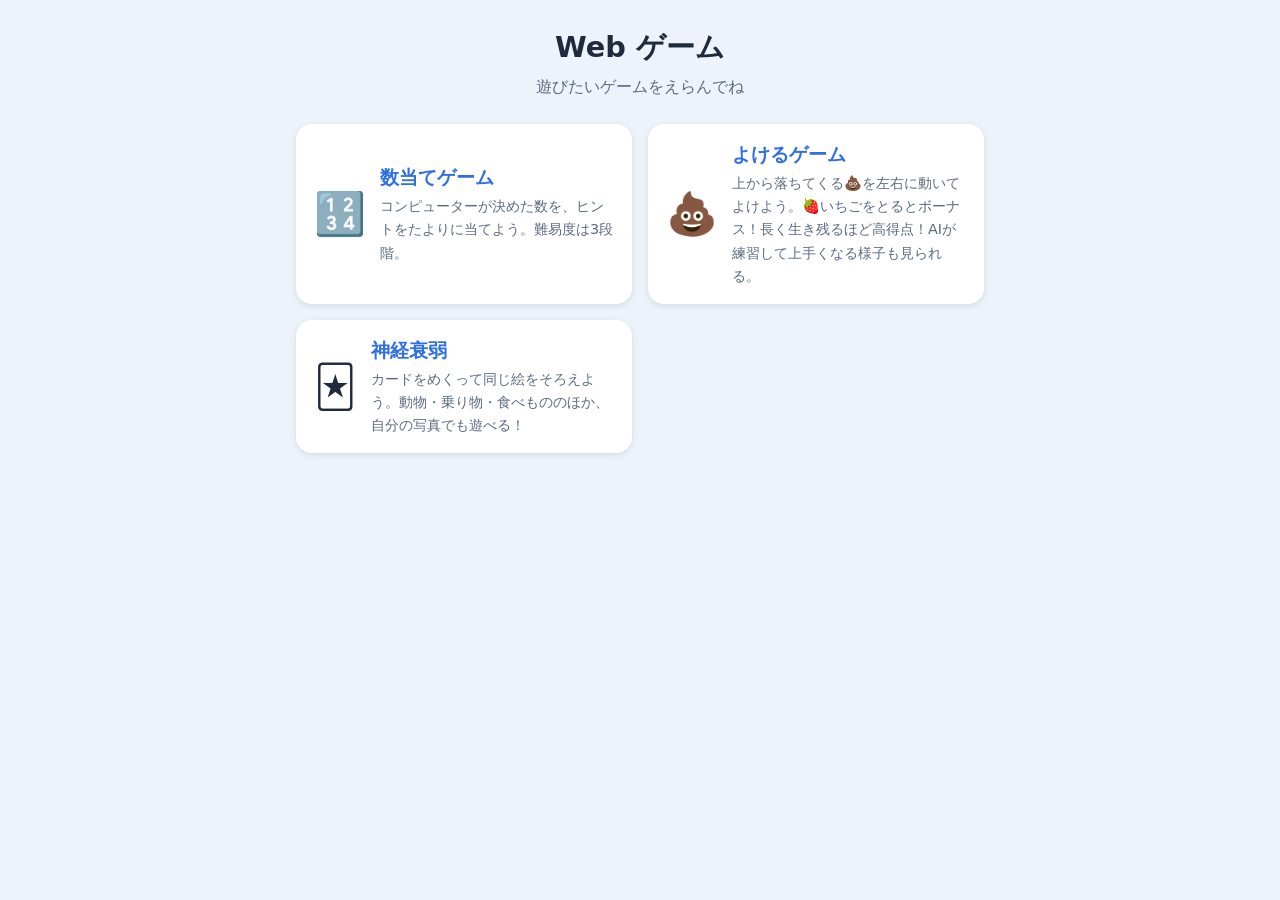
<file: index.html>
<!DOCTYPE html>
<html lang="ja">
<head>
  <meta charset="UTF-8">
  <!-- スマホの画面幅に合わせて表示するための設定 -->
  <meta name="viewport" content="width=device-width, initial-scale=1">
  <title>Web ゲーム</title>
  <link rel="stylesheet" href="style.css">
</head>
<body>
  <main class="page">
    <h1>Web ゲーム</h1>
    <p class="lead">遊びたいゲームをえらんでね</p>

    <!-- ここに games.js のリストからゲームのカードが入る -->
    <ul id="game-list" class="game-list"></ul>
  </main>

  <!-- 先にゲームのリスト、次にそれを画面に並べるプログラムを読みこむ -->
  <script src="games.js"></script>
  <script src="script.js"></script>
</body>
</html>
</file>
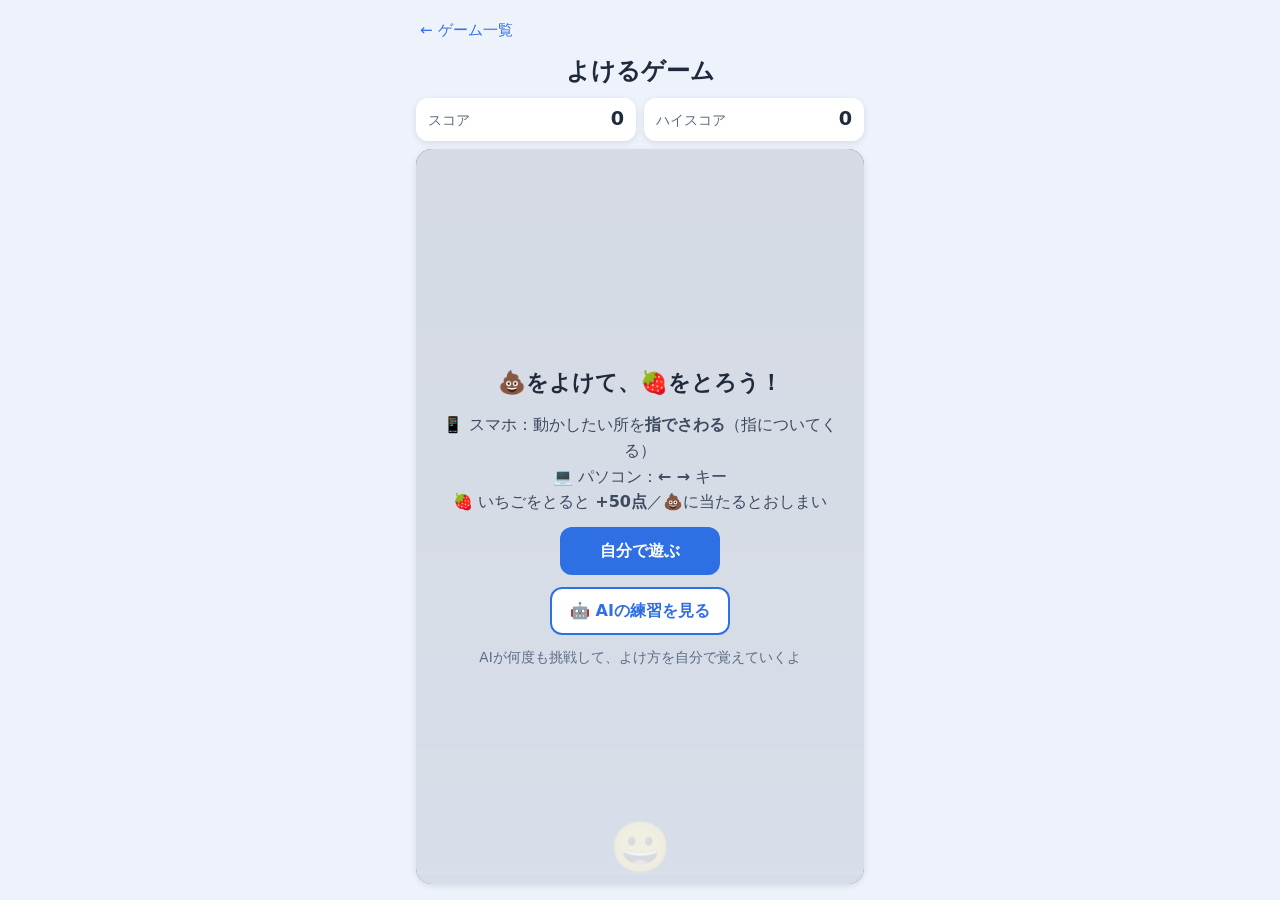
<file: dodge/index.html>
<!DOCTYPE html>
<html lang="ja">
<head>
  <meta charset="UTF-8">
  <!-- スマホの画面幅に合わせて表示し、指で拡大・縮小されないようにする設定 -->
  <meta name="viewport" content="width=device-width, initial-scale=1, maximum-scale=1, user-scalable=no">
  <title>よけるゲーム</title>
  <link rel="stylesheet" href="style.css">
</head>
<body>
  <main class="card">
    <!-- 一覧ページに戻るリンク。「../」は「1つ上のフォルダ」という意味 -->
    <a class="home-link" href="../index.html">← ゲーム一覧</a>
    <h1>よけるゲーム</h1>

    <!-- 今のスコアとハイスコア（人間が遊ぶときだけ表示） -->
    <dl class="status" id="status">
      <div><dt>スコア</dt><dd id="score">0</dd></div>
      <div><dt>ハイスコア</dt><dd id="high-score">0</dd></div>
    </dl>

    <!-- ゲーム画面。canvas（キャンバス）は JavaScript で絵を描ける「板」 -->
    <div class="stage" id="stage">
      <canvas id="game" aria-label="ゲーム画面"></canvas>

      <!-- ① スタート画面（ゲーム画面の上に重ねて表示） -->
      <section class="overlay" id="screen-start">
        <p class="overlay-title">💩をよけて、🍓をとろう！</p>
        <ul class="howto">
          <li>📱 スマホ：動かしたい所を<strong>指でさわる</strong>（指についてくる）</li>
          <li>💻 パソコン：<strong>← →</strong> キー</li>
          <li>🍓 いちごをとると <strong>+50点</strong>／💩に当たるとおしまい</li>
        </ul>
        <button type="button" class="primary" id="start-button">自分で遊ぶ</button>
        <button type="button" class="secondary" id="ai-button">🤖 AIの練習を見る</button>
        <p class="ai-note" id="ai-note">AIが何度も挑戦して、よけ方を自分で覚えていくよ</p>
      </section>

      <!-- ② ゲームオーバー画面（最初はかくしておく） -->
      <section class="overlay" id="screen-over" hidden>
        <p class="overlay-title">ゲームオーバー</p>
        <p class="final-score">スコア <span id="final-score">0</span></p>
        <p id="new-record" class="new-record" hidden>🎉 ハイスコア更新！</p>
        <button type="button" class="primary" id="retry-button">もう一回</button>
      </section>

      <!-- ③ 一時停止画面（最初はかくしておく）。画面全体がボタンになっていて、どこをタップしても再開する -->
      <button type="button" class="overlay pause-overlay" id="screen-pause" hidden>
        <span class="overlay-title">一時停止中</span>
        <span class="pause-hint">タップで再開</span>
      </button>
    </div>

    <!-- AIパネル（AIモードのときだけ表示） -->
    <section class="ai-panel" id="ai-panel" hidden>
      <!-- 早送りボタン。aria-pressed="true" が今選ばれているボタン -->
      <div class="speed-buttons" role="group" aria-label="早送り">
        <button type="button" data-speed="1" aria-pressed="true">×1</button>
        <button type="button" data-speed="10" aria-pressed="false">×10</button>
        <button type="button" data-speed="100" aria-pressed="false">×100</button>
        <button type="button" data-speed="max" aria-pressed="false">最速</button>
      </div>

      <!-- 練習の記録 -->
      <dl class="ai-stats">
        <div><dt>練習</dt><dd><span id="ai-episodes">0</span>回</dd></div>
        <div><dt>今回</dt><dd id="ai-score">0</dd></div>
        <div><dt>最高</dt><dd id="ai-best">0</dd></div>
        <div class="wide"><dt>直近20回の平均</dt><dd id="ai-average">0</dd></div>
        <div class="wide"><dt>冒険する確率（ε）</dt><dd id="ai-epsilon">100%</dd></div>
      </dl>

      <!-- 成長グラフ -->
      <div class="chart-box">
        <canvas id="ai-chart" aria-label="練習スコアの移り変わりのグラフ"></canvas>
      </div>

      <!-- 本番モードの記録（練習のグラフとは別） -->
      <dl class="ai-stats test-stats" id="ai-test-stats">
        <div class="test-title"><dt>本番</dt><dd><span id="ai-test-count">0</span>回</dd></div>
        <div><dt>最新</dt><dd id="ai-test-last">-</dd></div>
        <div><dt>最高</dt><dd id="ai-test-best">-</dd></div>
        <div><dt>平均</dt><dd id="ai-test-average">-</dd></div>
      </dl>

      <div class="ai-actions">
        <button type="button" class="test-button" id="ai-test-button" aria-pressed="false">本番モード</button>
        <button type="button" id="ai-save-button">保存</button>
        <button type="button" id="ai-reset-button">学習をリセット</button>
        <button type="button" id="ai-quit-button">やめる</button>
      </div>
      <!-- 「保存しました」などのお知らせ。aria-live は読み上げソフトにも知らせる設定 -->
      <p class="ai-message" id="ai-message" aria-live="polite"></p>
    </section>
  </main>

  <!-- ai.js（AIの頭脳）を先に読みこんで、script.js（ゲーム本体）から使えるようにする -->
  <script src="ai.js"></script>
  <script src="script.js"></script>
</body>
</html>
</file>
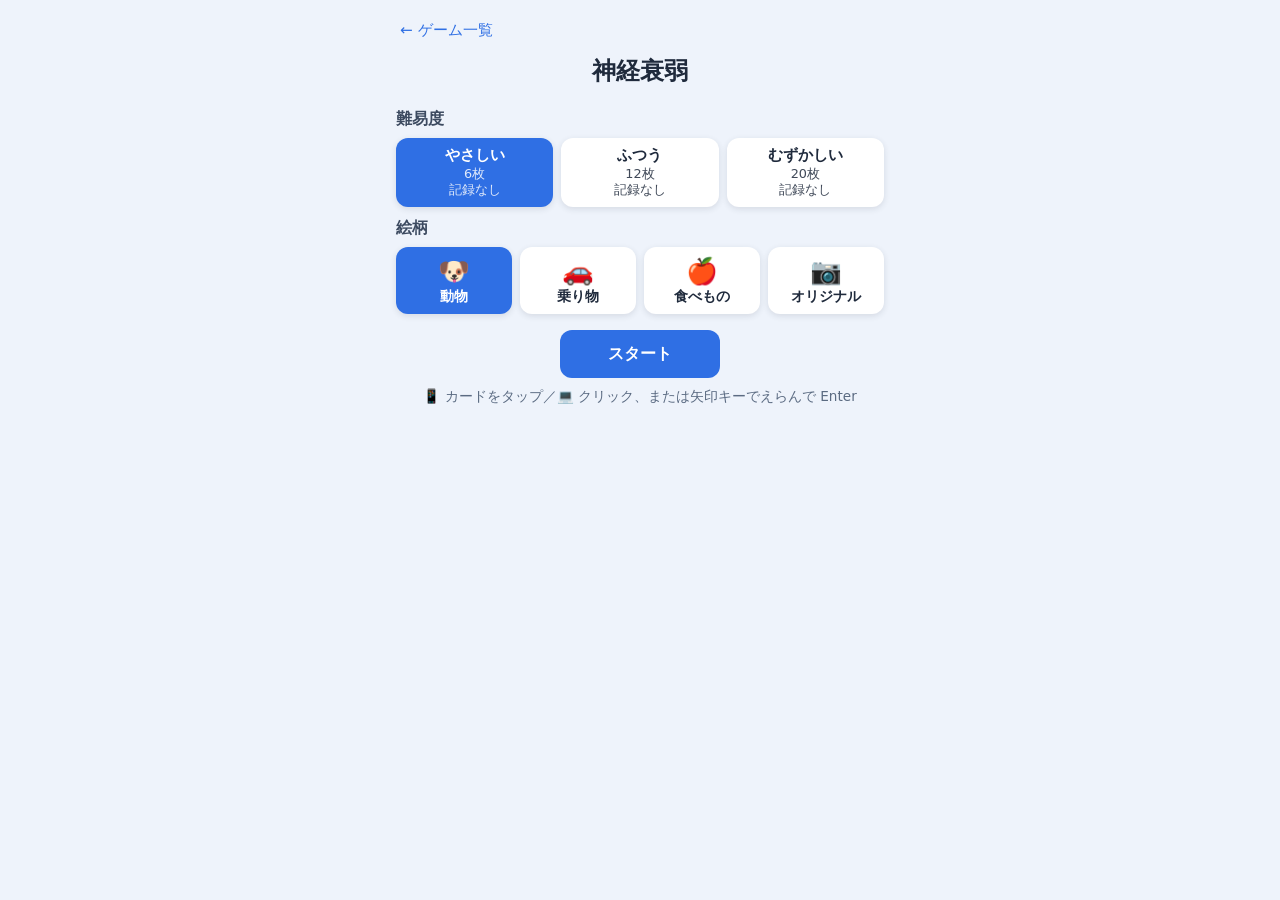
<file: memory/index.html>
<!DOCTYPE html>
<html lang="ja">
<head>
  <meta charset="UTF-8">
  <!-- スマホの画面幅に合わせて表示するための設定 -->
  <meta name="viewport" content="width=device-width, initial-scale=1">
  <title>神経衰弱</title>
  <link rel="stylesheet" href="style.css">
</head>
<body>
  <main class="card">
    <!-- 一覧ページに戻るリンク。「../」は「1つ上のフォルダ」という意味 -->
    <a class="home-link" href="../index.html">← ゲーム一覧</a>
    <h1>神経衰弱</h1>

    <!-- ① 難易度とテーマをえらぶ画面 -->
    <section id="screen-select" class="screen screen-select">
      <h2 class="section-title">難易度</h2>
      <!-- data-level の値で、どの難易度のボタンかを JavaScript が見分ける -->
      <div class="choice-list" id="level-list">
        <button type="button" class="choice" data-level="easy" aria-pressed="true">
          <span class="choice-name">やさしい</span>
          <span class="choice-sub">6枚</span>
          <span class="choice-best" data-best="easy">記録なし</span>
        </button>
        <button type="button" class="choice" data-level="normal" aria-pressed="false">
          <span class="choice-name">ふつう</span>
          <span class="choice-sub">12枚</span>
          <span class="choice-best" data-best="normal">記録なし</span>
        </button>
        <button type="button" class="choice" data-level="hard" aria-pressed="false">
          <span class="choice-name">むずかしい</span>
          <span class="choice-sub">20枚</span>
          <span class="choice-best" data-best="hard">記録なし</span>
        </button>
      </div>

      <h2 class="section-title">絵柄</h2>
      <div class="choice-list theme-list" id="theme-list">
        <button type="button" class="choice" data-theme="animal" aria-pressed="true">
          <span class="choice-icon" aria-hidden="true">🐶</span>
          <span class="choice-name">動物</span>
        </button>
        <button type="button" class="choice" data-theme="vehicle" aria-pressed="false">
          <span class="choice-icon" aria-hidden="true">🚗</span>
          <span class="choice-name">乗り物</span>
        </button>
        <button type="button" class="choice" data-theme="food" aria-pressed="false">
          <span class="choice-icon" aria-hidden="true">🍎</span>
          <span class="choice-name">食べもの</span>
        </button>
        <button type="button" class="choice" data-theme="original" aria-pressed="false">
          <span class="choice-icon" aria-hidden="true">📷</span>
          <span class="choice-name">オリジナル</span>
        </button>
      </div>

      <!-- オリジナルを選んだときだけ出す、写真えらびの場所 -->
      <div class="photo-panel" id="photo-panel" hidden>
        <!-- 本物のファイル選択は見えなくして、label をボタンのように見せる -->
        <label class="photo-add">
          ＋ 写真をえらぶ
          <input type="file" id="photo-input" accept="image/*" multiple>
        </label>
        <p class="photo-count" id="photo-count" aria-live="polite"></p>
        <ul class="photo-list" id="photo-list"></ul>
        <button type="button" class="text-button" id="photo-clear" hidden>写真をぜんぶ消す</button>
        <p class="photo-note">写真はこのブラウザの中だけに保存されます。どこにも送られません。</p>
      </div>

      <button type="button" class="primary start-button" id="start-button">スタート</button>
      <p class="howto">📱 カードをタップ／💻 クリック、または矢印キーでえらんで Enter</p>
    </section>

    <!-- ② あそぶ画面（最初はかくしておく） -->
    <section id="screen-play" class="screen screen-play" hidden>
      <dl class="status">
        <div><dt>間違い</dt><dd id="miss">0</dd></div>
        <div><dt>そろった</dt><dd id="pairs">0/3</dd></div>
        <div><dt>ベスト</dt><dd id="best">-</dd></div>
      </dl>
      <!-- ここに JavaScript がカードを並べる -->
      <div class="board-area" id="board-area">
        <div class="board" id="board"></div>
      </div>
      <button type="button" class="text-button quit-button" id="quit-button">やめる</button>
    </section>

    <!-- ③ クリア画面（最初はかくしておく） -->
    <section id="screen-clear" class="screen screen-clear" hidden>
      <p class="clear-title">🎉 クリア！</p>
      <p class="final-score">間違い <span id="final-miss">0</span> 回</p>
      <p id="new-record" class="new-record" hidden>ハイスコア更新！</p>
      <button type="button" class="primary" id="retry-button">もう一回</button>
      <button type="button" class="secondary" id="back-button">難易度・絵柄をえらぶ</button>
    </section>
  </main>

  <script src="script.js"></script>
</body>
</html>
</file>
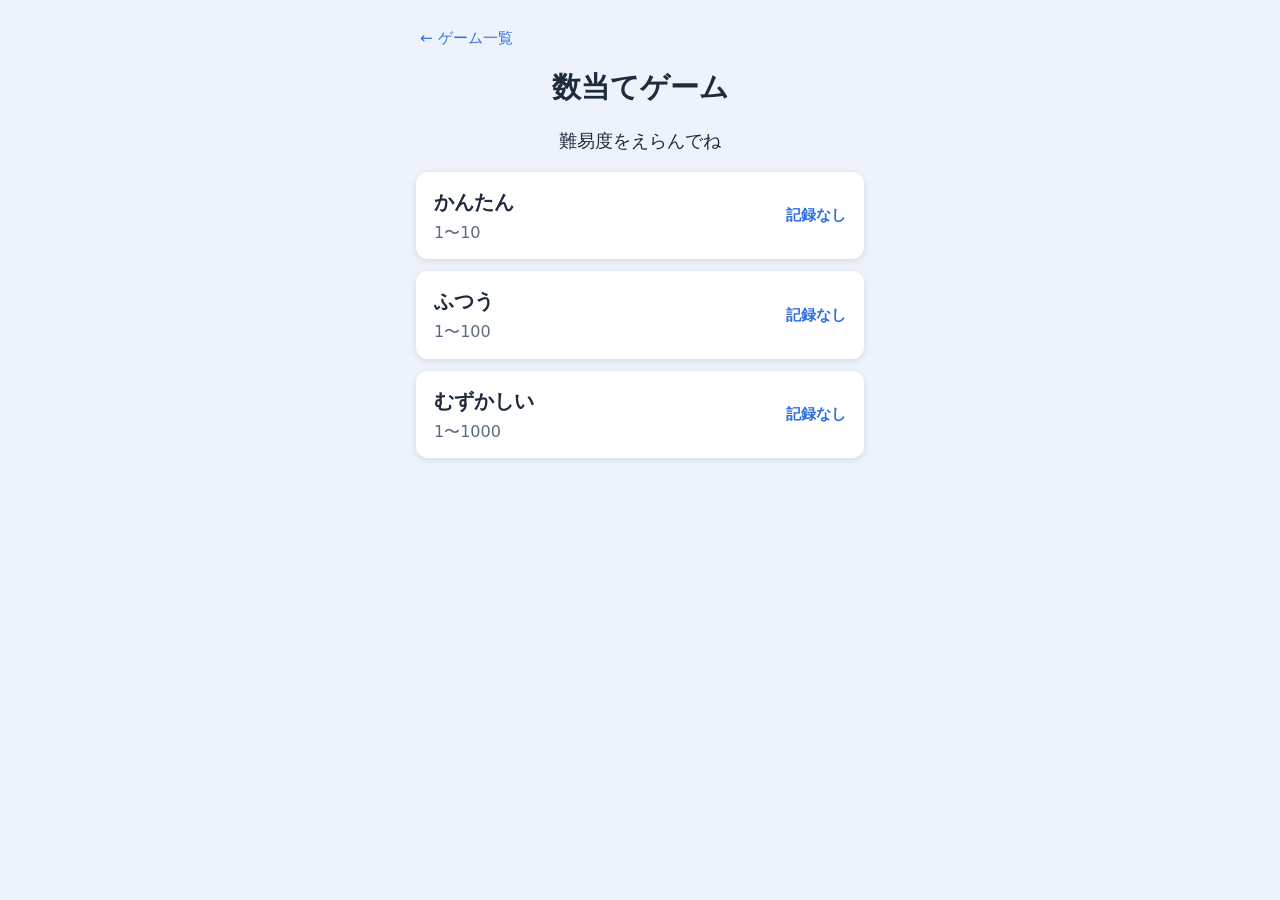
<file: number-guess/index.html>
<!DOCTYPE html>
<html lang="ja">
<head>
  <meta charset="UTF-8">
  <!-- スマホの画面幅に合わせて表示するための設定 -->
  <meta name="viewport" content="width=device-width, initial-scale=1">
  <title>数当てゲーム</title>
  <link rel="stylesheet" href="style.css">
</head>
<body>
  <main class="card">
    <!-- 一覧ページに戻るリンク。「../」は「1つ上のフォルダ」という意味 -->
    <a class="home-link" href="../index.html">← ゲーム一覧</a>
    <h1>数当てゲーム</h1>

    <!-- ① 難易度えらびの画面 -->
    <section id="screen-select">
      <p class="lead">難易度をえらんでね</p>
      <div class="level-list">
        <button type="button" class="level-button" data-level="easy">
          <span class="level-name">かんたん</span>
          <span class="level-range">1〜10</span>
          <span class="level-best" data-best="easy">記録なし</span>
        </button>
        <button type="button" class="level-button" data-level="normal">
          <span class="level-name">ふつう</span>
          <span class="level-range">1〜100</span>
          <span class="level-best" data-best="normal">記録なし</span>
        </button>
        <button type="button" class="level-button" data-level="hard">
          <span class="level-name">むずかしい</span>
          <span class="level-range">1〜1000</span>
          <span class="level-best" data-best="hard">記録なし</span>
        </button>
      </div>
    </section>

    <!-- ② ゲーム中の画面（最初はかくしておく） -->
    <section id="screen-play" hidden>
      <p class="lead" id="play-question">1〜10 の数を当ててね</p>

      <form id="guess-form" autocomplete="off">
        <input
          type="number"
          id="guess-input"
          inputmode="numeric"
          placeholder="数を入力"
          aria-label="予想する数"
        >
        <button type="submit" class="primary">こたえる</button>
      </form>

      <p id="hint" class="hint" aria-live="polite"></p>

      <dl class="status">
        <div><dt>回数</dt><dd id="count">0回</dd></div>
        <div><dt>答えのはんい</dt><dd id="range">1〜10</dd></div>
      </dl>

      <div class="history-head">
        <p class="history-title">入力した数</p>
        <!-- チップの色の意味の説明 -->
        <p class="legend">
          <span class="legend-item"><span class="legend-chip up"></span>小さすぎた</span>
          <span class="legend-item"><span class="legend-chip down"></span>大きすぎた</span>
        </p>
      </div>
      <ol id="history" class="history"></ol>

      <button type="button" class="secondary" data-action="back">難易度をえらびなおす</button>
    </section>

    <!-- ③ 正解の画面（最初はかくしておく） -->
    <section id="screen-clear" hidden>
      <p class="clear-title">正解！</p>
      <p id="clear-message" class="lead"></p>
      <p id="new-record" class="new-record" hidden>🎉 新記録！</p>
      <div class="button-row">
        <button type="button" class="primary" data-action="retry">もう一回</button>
        <button type="button" class="secondary" data-action="back">難易度をえらびなおす</button>
      </div>
    </section>
  </main>

  <script src="script.js"></script>
</body>
</html>
</file>
<file: style.css>
/* ===== 一覧ページの見た目 ===== */
* {
  box-sizing: border-box; /* 幅の計算に余白や枠線をふくめる（はみ出し防止） */
}

body {
  margin: 0;
  min-height: 100vh;
  background: #eef3fb;
  color: #1f2a3c;
  font-family: system-ui, -apple-system, "Hiragino Sans", "Noto Sans JP", sans-serif;
  line-height: 1.6;
}

/* スマホでは画面いっぱい、パソコンでは幅720pxまでで真ん中に置く */
.page {
  max-width: 720px;
  margin: 0 auto;
  padding: 24px 16px 40px;
}

h1 {
  margin: 0 0 4px;
  text-align: center;
  font-size: 1.8rem;
}

.lead {
  margin: 0 0 24px;
  text-align: center;
  color: #5b6b82;
}

/* ゲームのカードを並べる場所。画面が広いと2列、せまいと1列になる */
.game-list {
  display: grid;
  grid-template-columns: repeat(auto-fill, minmax(260px, 1fr));
  gap: 16px;
  list-style: none;
  margin: 0;
  padding: 0;
}

/* ゲームのカード（カード全体がリンク） */
.game-card {
  display: grid;
  grid-template-columns: auto 1fr;
  grid-template-rows: auto auto;
  gap: 2px 14px;
  align-items: center;
  align-content: center;     /* カードが高くなっても、名前と説明をくっつけたまま真ん中に置く */
  height: 100%;
  padding: 16px 18px;
  background: #fff;
  color: inherit;
  text-decoration: none;     /* リンクの下線を消す */
  border-radius: 16px;
  box-shadow: 0 2px 6px rgba(31, 42, 60, 0.12);
  touch-action: manipulation; /* ダブルタップで拡大されないようにする */
  transition: transform 0.1s, box-shadow 0.1s;
}

.game-card:hover {
  box-shadow: 0 4px 12px rgba(31, 42, 60, 0.18);
}

.game-card:active {
  transform: scale(0.98);    /* 押したときに少し小さくして「押した感」を出す */
}

.game-card:focus-visible {
  outline: 3px solid #2f6fe4;
  outline-offset: 2px;
}

.game-icon {
  grid-row: 1 / span 2;      /* 絵文字は2行分の高さを使う */
  font-size: 2.6rem;
  line-height: 1;
}

.game-title {
  font-size: 1.2rem;
  font-weight: bold;
  color: #2f6fe4;
}

.game-description {
  font-size: 0.9rem;
  color: #5b6b82;
}
</file>
<file: dodge/style.css>
/* ===== 全体 ===== */
* {
  box-sizing: border-box; /* 幅の計算に余白や枠線をふくめる（はみ出し防止） */
}

html,
body {
  height: 100%;
}

body {
  margin: 0;
  background: #eef3fb;
  color: #1f2a3c;
  font-family: system-ui, -apple-system, "Hiragino Sans", "Noto Sans JP", sans-serif;
  line-height: 1.6;
  overflow: hidden;          /* ゲーム中に画面がスクロールしないようにする */
}

/* hidden 属性が付いた画面は必ずかくす */
[hidden] {
  display: none !important;
}

/* 真ん中に置くカード。スマホでは画面いっぱい、パソコンでは幅480pxまで。
   高さは画面の高さぴったり（dvh はスマホのアドレスバーを除いた高さ） */
.card {
  display: flex;
  flex-direction: column;
  max-width: 480px;
  height: 100vh;
  height: 100dvh;
  margin: 0 auto;
  padding: 16px 16px 16px;
}

/* 一覧ページに戻るリンク。指で押しやすいように高さを44px取る */
.home-link {
  align-self: flex-start;
  display: inline-flex;
  align-items: center;
  min-height: 44px;
  margin: -8px 0 0;
  padding: 0 4px;
  color: #2f6fe4;
  font-size: 0.95rem;
  text-decoration: none;
  touch-action: manipulation;
}

.home-link:hover {
  text-decoration: underline;
}

h1 {
  margin: 0 0 8px;
  text-align: center;
  font-size: 1.5rem;
}

/* ===== スコア表示 ===== */
.status {
  display: flex;
  gap: 8px;
  margin: 0 0 8px;
}

.status div {
  flex: 1;
  display: flex;
  justify-content: space-between;
  align-items: baseline;
  padding: 6px 12px;
  background: #fff;
  border-radius: 12px;
  box-shadow: 0 2px 6px rgba(31, 42, 60, 0.12);
}

.status dt {
  color: #5b6b82;
  font-size: 0.9rem;
}

.status dd {
  margin: 0;
  font-size: 1.2rem;
  font-weight: bold;
  font-variant-numeric: tabular-nums; /* 数字の幅をそろえて、ガタガタ動かないようにする */
}

/* ===== ゲーム画面 ===== */
/* 残りの高さをぜんぶ使う（flex: 1） */
.stage {
  position: relative;        /* 中の overlay をこの上に重ねるための基準 */
  flex: 1;
  min-height: 0;
  border-radius: 16px;
  overflow: hidden;
  box-shadow: 0 2px 6px rgba(31, 42, 60, 0.12);
}

#game {
  display: block;
  width: 100%;
  height: 100%;
  touch-action: none;        /* タッチしても画面が動いたり拡大したりしないようにする */
  user-select: none;         /* 長押しで文字選択されないようにする */
  -webkit-user-select: none;
  -webkit-touch-callout: none; /* iPhone の長押しメニューを出さない */
}

/* スタート画面・ゲームオーバー画面。ゲーム画面の上に半透明で重ねる */
.overlay {
  position: absolute;
  inset: 0;                  /* 上下左右ぴったり広げる */
  display: flex;
  flex-direction: column;
  align-items: center;
  justify-content: center;
  gap: 12px;
  padding: 16px;
  background: rgba(238, 243, 251, 0.88);
  text-align: center;
}

.overlay-title {
  margin: 0;
  font-size: 1.4rem;
  font-weight: bold;
}

.howto {
  margin: 0;
  padding: 0;
  list-style: none;
  color: #3c4a60;
}

.final-score {
  margin: 0;
  font-size: 1.3rem;
}

#final-score {
  font-size: 2rem;
  font-weight: bold;
  color: #2f6fe4;
}

/* 一時停止画面。全体が1つの大きなボタンなので、ボタンの見た目を消して画面いっぱいにする */
.pause-overlay {
  width: 100%;
  min-height: 0;
  border-radius: 0;
  color: inherit;
  cursor: pointer;
}

.pause-overlay:active {
  transform: none;           /* 画面ごと縮まないようにする */
}

.pause-hint {
  padding: 10px 28px;
  border-radius: 12px;
  background: #2f6fe4;
  color: #fff;
  font-size: 1.3rem;
  font-weight: bold;
}

.new-record {
  margin: 0;
  font-weight: bold;
  color: #e4572f;
}

/* ===== ボタン ===== */
button {
  font: inherit;
  min-height: 48px;          /* 指で押しやすい高さ */
  border: none;
  border-radius: 12px;
  cursor: pointer;
  touch-action: manipulation; /* ダブルタップで拡大されないようにする */
}

button:active {
  transform: scale(0.97);    /* 押したときに少し小さくして「押した感」を出す */
}

.primary {
  min-width: 160px;
  background: #2f6fe4;
  color: #fff;
  font-weight: bold;
  padding: 0 20px;
}

/* スタート画面の「AIの練習を見る」ボタン（白地に青い文字） */
.secondary {
  min-width: 160px;
  padding: 0 20px;
  background: #fff;
  color: #2f6fe4;
  font-weight: bold;
  box-shadow: inset 0 0 0 2px #2f6fe4; /* 内側に線を引いてふちどりにする */
}

.ai-note {
  margin: 0;
  color: #5b6b82;
  font-size: 0.85rem;
}

/* ===== AIモード ===== */
/* AIモードでは、パネルが入るように画面のスクロールを許す */
body.ai-mode {
  overflow: auto;
}

body.ai-mode .card {
  height: auto;
  min-height: 100vh;
  min-height: 100dvh;
}

/* ゲーム画面の高さ：画面の高さの半分くらい（小さすぎ・大きすぎにならないように範囲を決める） */
body.ai-mode .stage {
  flex: none;
  height: clamp(240px, 52dvh, 520px);
}

/* AIモードではゲーム画面をさわってもスクロールできるようにする */
body.ai-mode #game {
  touch-action: pan-y;
}

.ai-panel {
  display: flex;
  flex-direction: column;
  gap: 8px;
  margin-top: 8px;
}

/* ボタンを横に並べる。入りきらないときは次の行に折り返す（flex-wrap） */
.speed-buttons,
.ai-actions {
  display: flex;
  flex-wrap: wrap;
  gap: 6px;
}

.speed-buttons button,
.ai-actions button {
  flex: 1 1 0;
  min-height: 44px;
  padding: 0 8px;
  background: #fff;
  color: #1f2a3c;
  font-size: 0.95rem;
  box-shadow: 0 1px 4px rgba(31, 42, 60, 0.15);
  white-space: nowrap;
}

/* 選ばれている（押されている）ボタンは青くする */
.speed-buttons button[aria-pressed="true"],
.test-button[aria-pressed="true"] {
  background: #2f6fe4;
  color: #fff;
  font-weight: bold;
}

.ai-actions .test-button {
  flex-basis: 100%;            /* 本番モードボタンは1行まるごと使って目立たせる */
  background: #27a96b;
  color: #fff;
  font-weight: bold;
}

/* 練習の数字。横を6つに区切り、ふつうの箱は2つ分（1行に3個）、
   .wide の箱は3つ分（1行に2個）の幅を使う */
.ai-stats {
  display: grid;
  grid-template-columns: repeat(6, 1fr);
  gap: 6px;
  margin: 0;
}

.ai-stats div {
  grid-column: span 2;
  min-width: 0;
  padding: 4px 8px;
  background: #fff;
  border-radius: 10px;
  box-shadow: 0 1px 4px rgba(31, 42, 60, 0.12);
  text-align: center;
}

.ai-stats div.wide {
  grid-column: span 3;
}

.ai-stats dt {
  white-space: nowrap;
  color: #5b6b82;
  font-size: 0.75rem;
}

.ai-stats dd {
  margin: 0;
  font-weight: bold;
  font-variant-numeric: tabular-nums;
}

/* 本番の記録。本番モード中は緑のふちどりで目立たせる */
.test-stats {
  grid-template-columns: repeat(4, 1fr);
}

.test-stats div {
  grid-column: auto;
  padding: 4px 2px;            /* 4つ並ぶので、左右の余白を少なくする */
}

.test-stats dd {
  white-space: nowrap;         /* 「2428回」の「回」だけ次の行に行かないようにする */
  font-size: 0.95rem;
}

.test-stats.active div {
  box-shadow: inset 0 0 0 2px #27a96b;
}

.test-title dt {
  color: #27a96b;
  font-weight: bold;
}

/* 成長グラフの入れもの */
.chart-box {
  height: 130px;
  padding: 6px;
  background: #fff;
  border-radius: 12px;
  box-shadow: 0 1px 4px rgba(31, 42, 60, 0.12);
}

#ai-chart {
  display: block;
  width: 100%;
  height: 100%;
}

.ai-message {
  min-height: 1.4em;
  margin: 0;
  color: #27a96b;
  font-size: 0.9rem;
  text-align: center;
}
</file>
<file: memory/style.css>
/* ===== 全体 ===== */
* {
  box-sizing: border-box; /* 幅の計算に余白や枠線をふくめる（はみ出し防止） */
}

html,
body {
  height: 100%;
}

body {
  margin: 0;
  background: #eef3fb;
  color: #1f2a3c;
  font-family: system-ui, -apple-system, "Hiragino Sans", "Noto Sans JP", sans-serif;
  line-height: 1.6;
}

/* hidden 属性が付いたものは必ずかくす */
[hidden] {
  display: none !important;
}

/* 真ん中に置くカード。スマホでは画面いっぱい、パソコンでは幅520pxまで。
   高さは画面の高さぴったり（dvh はスマホのアドレスバーを除いた高さ） */
.card {
  display: flex;
  flex-direction: column;
  max-width: 520px;
  min-height: 100vh;
  min-height: 100dvh;
  margin: 0 auto;
  padding: 16px;
}

/* 一覧ページに戻るリンク。指で押しやすいように高さを44px取る */
.home-link {
  align-self: flex-start;
  display: inline-flex;
  align-items: center;
  min-height: 44px;
  margin: -8px 0 0;
  padding: 0 4px;
  color: #2f6fe4;
  font-size: 0.95rem;
  text-decoration: none;
  touch-action: manipulation;
}

.home-link:hover {
  text-decoration: underline;
}

h1 {
  margin: 0 0 8px;
  text-align: center;
  font-size: 1.5rem;
}

/* 3つの画面それぞれ、残りの高さをぜんぶ使う */
.screen {
  flex: 1;
  display: flex;
  flex-direction: column;
  min-height: 0;
}

/* ===== ボタン ===== */
button {
  font: inherit;
  color: inherit;
  min-height: 48px;          /* 指で押しやすい高さ */
  border: none;
  border-radius: 12px;
  cursor: pointer;
  touch-action: manipulation; /* ダブルタップで拡大されないようにする */
}

button:active {
  transform: scale(0.97);    /* 押したときに少し小さくして「押した感」を出す */
}

button:disabled {
  cursor: not-allowed;
  opacity: 0.45;
}

button:disabled:active {
  transform: none;
}

.primary {
  min-width: 160px;
  background: #2f6fe4;
  color: #fff;
  font-weight: bold;
  padding: 0 20px;
}

.secondary {
  min-width: 160px;
  background: #fff;
  color: #2f6fe4;
  font-weight: bold;
  padding: 0 20px;
  box-shadow: inset 0 0 0 2px #2f6fe4;
}

/* 文字だけの目立たないボタン */
.text-button {
  align-self: center;
  min-height: 44px;
  padding: 0 16px;
  background: none;
  color: #5b6b82;
  text-decoration: underline;
}

/* キーボードでえらんでいる場所がわかるように、太い枠を出す */
button:focus-visible,
.photo-add:focus-within {
  outline: 3px solid #e4572f;
  outline-offset: 2px;
}

/* ===== ① えらぶ画面 ===== */
.section-title {
  margin: 8px 0 6px;
  font-size: 1rem;
  color: #3c4a60;
}

/* ボタンを横に並べる。せまい画面では折り返す */
.choice-list {
  display: grid;
  grid-template-columns: repeat(3, 1fr);
  gap: 8px;
}

.theme-list {
  grid-template-columns: repeat(4, 1fr);
}

.choice {
  display: flex;
  flex-direction: column;
  align-items: center;
  justify-content: center;
  padding: 8px 4px;
  background: #fff;
  box-shadow: 0 2px 6px rgba(31, 42, 60, 0.12);
  line-height: 1.3;
}

/* えらばれているボタン（aria-pressed="true"）は青くする */
.choice[aria-pressed="true"] {
  background: #2f6fe4;
  color: #fff;
}

.choice-name {
  font-weight: bold;
  font-size: 0.95rem;
}

.choice-sub,
.choice-best {
  font-size: 0.8rem;
  opacity: 0.85;
}

.choice-icon {
  font-size: 1.6rem;
}

/* 写真えらびの場所 */
.photo-panel {
  margin-top: 12px;
  padding: 12px;
  background: #fff;
  border-radius: 12px;
  box-shadow: 0 2px 6px rgba(31, 42, 60, 0.12);
  display: flex;
  flex-direction: column;
  gap: 8px;
}

/* label をボタンのように見せる */
.photo-add {
  display: flex;
  align-items: center;
  justify-content: center;
  min-height: 48px;
  border-radius: 12px;
  background: #e4ecfb;
  color: #2f6fe4;
  font-weight: bold;
  cursor: pointer;
  touch-action: manipulation;
}

/* 本物のファイル選択は見えなくする（でも押せるし、キーボードでもえらべる） */
.photo-add input {
  position: absolute;
  width: 1px;
  height: 1px;
  opacity: 0;
}

.photo-count {
  margin: 0;
  text-align: center;
  font-weight: bold;
}

.photo-count.ok {
  color: #1f8a4c;
}

.photo-count.short {
  color: #e4572f;
}

/* 写真の小さい一覧 */
.photo-list {
  display: grid;
  grid-template-columns: repeat(auto-fill, minmax(56px, 1fr));
  gap: 6px;
  margin: 0;
  padding: 0;
  list-style: none;
}

.photo-list li {
  position: relative;
  aspect-ratio: 1;
}

.photo-list img {
  width: 100%;
  height: 100%;
  object-fit: cover;          /* 四角にきれいに収める（はみ出たところは切る） */
  border-radius: 8px;
  display: block;
}

/* 写真の右上の「×」ボタン */
.photo-remove {
  position: absolute;
  top: -6px;
  right: -6px;
  width: 28px;
  min-height: 28px;
  height: 28px;
  padding: 0;
  border-radius: 50%;
  background: #1f2a3c;
  color: #fff;
  font-size: 0.9rem;
  line-height: 1;
}

.photo-note {
  margin: 0;
  font-size: 0.8rem;
  color: #5b6b82;
}

.start-button {
  align-self: center;
  margin-top: 16px;
}

.howto {
  margin: 8px 0 0;
  text-align: center;
  font-size: 0.85rem;
  color: #5b6b82;
}

/* ===== ② あそぶ画面 ===== */
.status {
  display: flex;
  gap: 8px;
  margin: 0 0 8px;
}

.status div {
  flex: 1;
  display: flex;
  flex-direction: column;
  align-items: center;
  padding: 4px 8px;
  background: #fff;
  border-radius: 12px;
  box-shadow: 0 2px 6px rgba(31, 42, 60, 0.12);
  line-height: 1.3;
}

.status dt {
  color: #5b6b82;
  font-size: 0.8rem;
}

.status dd {
  margin: 0;
  font-size: 1.2rem;
  font-weight: bold;
  font-variant-numeric: tabular-nums; /* 数字の幅をそろえて、ガタガタ動かないようにする */
}

/* カードを置く場所。残りの高さをぜんぶ使う */
.board-area {
  flex: 1;
  min-height: 0;
  display: flex;
  align-items: center;
  justify-content: center;
}

/* カードのマス目（グリッド）。
   --cols（列の数）と --card-w（カードの幅）は JavaScript が入れる */
.board {
  display: grid;
  grid-template-columns: repeat(var(--cols, 3), var(--card-w, 80px));
  gap: var(--gap, 8px);
}

/* 1枚のカード。ボタンなのでタップ・クリック・キーボードで押せる */
.mcard {
  position: relative;
  width: var(--card-w, 80px);
  height: calc(var(--card-w, 80px) * 4 / 3);  /* 横3：縦4 の形 */
  min-height: 0;
  padding: 0;
  background: none;
  perspective: 600px;        /* 裏返すときに立体的に見せる */
  user-select: none;
  -webkit-user-select: none;
  -webkit-touch-callout: none; /* iPhone の長押しメニューを出さない */
}

.mcard:active {
  transform: none;
}

/* 表と裏をまとめた板。これを回すとカードが裏返る */
.mcard-inner {
  position: absolute;
  inset: 0;
  transition: transform 0.35s;
  transform-style: preserve-3d;
}

.mcard.is-open .mcard-inner {
  transform: rotateY(180deg);
}

.mcard-face {
  position: absolute;
  inset: 0;
  display: flex;
  align-items: center;
  justify-content: center;
  border-radius: 10px;
  overflow: hidden;
  backface-visibility: hidden;          /* 裏側を向いた面は見えなくする */
  -webkit-backface-visibility: hidden;
  box-shadow: 0 2px 6px rgba(31, 42, 60, 0.18);
}

/* 裏（最初に見えている面）：しま模様 */
.mcard-back {
  background:
    repeating-linear-gradient(45deg, rgba(255, 255, 255, 0.18) 0 8px, transparent 8px 16px),
    #2f6fe4;
  border: 3px solid #fff;
}

/* 表（絵がある面）。最初から180度回しておく */
.mcard-front {
  background: #fff;
  transform: rotateY(180deg);
  font-size: calc(var(--card-w, 80px) * 0.55); /* 絵文字の大きさをカードに合わせる */
  line-height: 1;
}

.mcard-front img {
  width: 100%;
  height: 100%;
  object-fit: cover;
}

/* そろったカード：緑の枠で、少しうすくする */
.mcard.is-matched .mcard-front {
  box-shadow: inset 0 0 0 3px #1f8a4c;
  opacity: 0.6;
}

.mcard.is-matched {
  cursor: default;
}

.quit-button {
  margin-top: 4px;
}

/* ===== ③ クリア画面 ===== */
.screen-clear {
  align-items: center;
  justify-content: center;
  gap: 12px;
  text-align: center;
}

.clear-title {
  margin: 0;
  font-size: 1.8rem;
  font-weight: bold;
}

.final-score {
  margin: 0;
  font-size: 1.3rem;
}

#final-miss {
  font-size: 2.2rem;
  font-weight: bold;
  color: #2f6fe4;
}

.new-record {
  margin: 0;
  font-weight: bold;
  color: #e4572f;
}

/* せまいスマホでは、テーマのボタンを2列にする */
@media (max-width: 360px) {
  .theme-list {
    grid-template-columns: repeat(2, 1fr);
  }
}

/* あそぶ画面のときは、ページを画面の高さぴったりにしてスクロールさせない */
body.is-playing {
  overflow: hidden;
}

body.is-playing .card {
  height: 100vh;
  height: 100dvh;
}

/* 絵柄ボタンの名前は1行に収める（「オリジナル」が折り返さないように） */
.theme-list .choice-name {
  font-size: 0.85rem;
  white-space: nowrap;
}
</file>
<file: number-guess/style.css>
/* ===== 全体 ===== */
* {
  box-sizing: border-box; /* 幅の計算に余白や枠線をふくめる（はみ出し防止） */
}

body {
  margin: 0;
  min-height: 100vh;
  background: #eef3fb;
  color: #1f2a3c;
  font-family: system-ui, -apple-system, "Hiragino Sans", "Noto Sans JP", sans-serif;
  line-height: 1.6;
}

/* hidden 属性が付いた画面は必ずかくす */
[hidden] {
  display: none !important;
}

/* 真ん中に置くカード。スマホでは画面いっぱい、パソコンでは幅480pxまで */
.card {
  max-width: 480px;
  margin: 0 auto;
  padding: 24px 16px 40px;
}

/* 一覧ページに戻るリンク。指で押しやすいように高さを44px取る */
.home-link {
  display: inline-flex;
  align-items: center;
  min-height: 44px;
  margin: -8px 0 4px;
  padding: 0 4px;
  color: #2f6fe4;
  font-size: 0.95rem;
  text-decoration: none;
  touch-action: manipulation;
}

.home-link:hover {
  text-decoration: underline;
}

h1 {
  margin: 0 0 16px;
  text-align: center;
  font-size: 1.8rem;
}

.lead {
  margin: 0 0 16px;
  text-align: center;
  font-size: 1.15rem;
}

/* ===== ボタン共通 ===== */
button {
  font: inherit;
  min-height: 48px;          /* 指で押しやすい高さ */
  border: none;
  border-radius: 12px;
  cursor: pointer;
  touch-action: manipulation; /* ダブルタップで拡大されないようにする */
}

button:active {
  transform: scale(0.97);    /* 押したときに少し小さくして「押した感」を出す */
}

.primary {
  background: #2f6fe4;
  color: #fff;
  font-weight: bold;
  padding: 0 20px;
}

.secondary {
  background: #fff;
  color: #2f6fe4;
  border: 2px solid #2f6fe4;
  padding: 0 16px;
}

/* ===== ① 難易度えらび ===== */
.level-list {
  display: flex;
  flex-direction: column;
  gap: 12px;
}

.level-button {
  display: grid;
  grid-template-columns: 1fr auto;
  align-items: center;
  gap: 2px 12px;
  padding: 14px 18px;
  background: #fff;
  color: inherit;
  text-align: left;
  box-shadow: 0 2px 6px rgba(31, 42, 60, 0.12);
}

.level-name {
  font-size: 1.25rem;
  font-weight: bold;
}

.level-range {
  color: #5b6b82;
}

.level-best {
  grid-column: 2;
  grid-row: 1 / span 2;
  font-size: 0.95rem;
  color: #2f6fe4;
  font-weight: bold;
}

/* ===== ② ゲーム中 ===== */
#guess-form {
  display: flex;
  gap: 8px;
}

#guess-input {
  flex: 1;
  min-width: 0;              /* 小さい画面で入力欄がはみ出さないようにする */
  font-size: 1.4rem;         /* 16px以上にすると iPhone で勝手に拡大されない */
  padding: 8px 12px;
  border: 2px solid #b9c6da;
  border-radius: 12px;
  text-align: center;
}

#guess-input:focus {
  outline: none;
  border-color: #2f6fe4;
}

.hint {
  min-height: 2.2em;
  margin: 16px 0;
  text-align: center;
  font-size: 1.4rem;
  font-weight: bold;
}

.hint.up    { color: #d9480f; } /* もっと大きい */
.hint.down  { color: #1c7ed6; } /* もっと小さい */
.hint.error { color: #868e96; font-size: 1rem; } /* 入力のまちがい */

.status {
  display: flex;
  gap: 8px;
  margin: 0 0 16px;
}

.status div {
  flex: 1;
  background: #fff;
  border-radius: 12px;
  padding: 8px;
  text-align: center;
}

.status dt {
  font-size: 0.85rem;
  color: #5b6b82;
}

.status dd {
  margin: 0;
  font-size: 1.2rem;
  font-weight: bold;
}

/* 「入力した数」の見出しと、色の説明を横に並べる */
.history-head {
  display: flex;
  flex-wrap: wrap;           /* せまい画面で入りきらなければ次の行へ */
  justify-content: space-between;
  align-items: center;
  gap: 4px 12px;
  margin: 0 0 6px;
}

.history-title {
  margin: 0;
  font-size: 0.9rem;
  color: #5b6b82;
}

/* 色の説明（小さめの文字） */
.legend {
  display: flex;
  gap: 12px;
  margin: 0;
  font-size: 0.8rem;
  color: #5b6b82;
}

.legend-item {
  display: inline-flex;
  align-items: center;
  gap: 4px;
}

/* 説明の見本。チップと同じ色の小さな丸 */
.legend-chip {
  width: 14px;
  height: 14px;
  border-radius: 999px;
}

/* 小さすぎた数（オレンジ）と大きすぎた数（青）の色。チップと説明の見本で同じ色を使う */
.up {
  --chip-border: #f08c4a;
  --chip-bg: #fff1e6;
}

.down {
  --chip-border: #4a9be8;
  --chip-bg: #e7f2fd;
}

.legend-chip,
.history li {
  border: 2px solid var(--chip-border, #b9c6da);
  background: var(--chip-bg, #fff);
}

.history {
  display: flex;
  flex-wrap: wrap;           /* 入りきらなければ次の行へ */
  gap: 6px;
  list-style: none;
  margin: 0 0 24px;
  padding: 0;
  min-height: 2em;
}

.history li {
  border-radius: 999px;
  padding: 2px 12px;
}

#screen-play > .secondary {
  width: 100%;
}

/* ===== ③ 正解 ===== */
.clear-title {
  margin: 8px 0;
  text-align: center;
  font-size: 2.4rem;
  font-weight: bold;
  color: #2b8a3e;
}

.new-record {
  margin: 0 0 16px;
  text-align: center;
  font-size: 1.3rem;
  font-weight: bold;
  color: #e67700;
}

.button-row {
  display: flex;
  flex-direction: column;
  gap: 12px;
}
</file>
